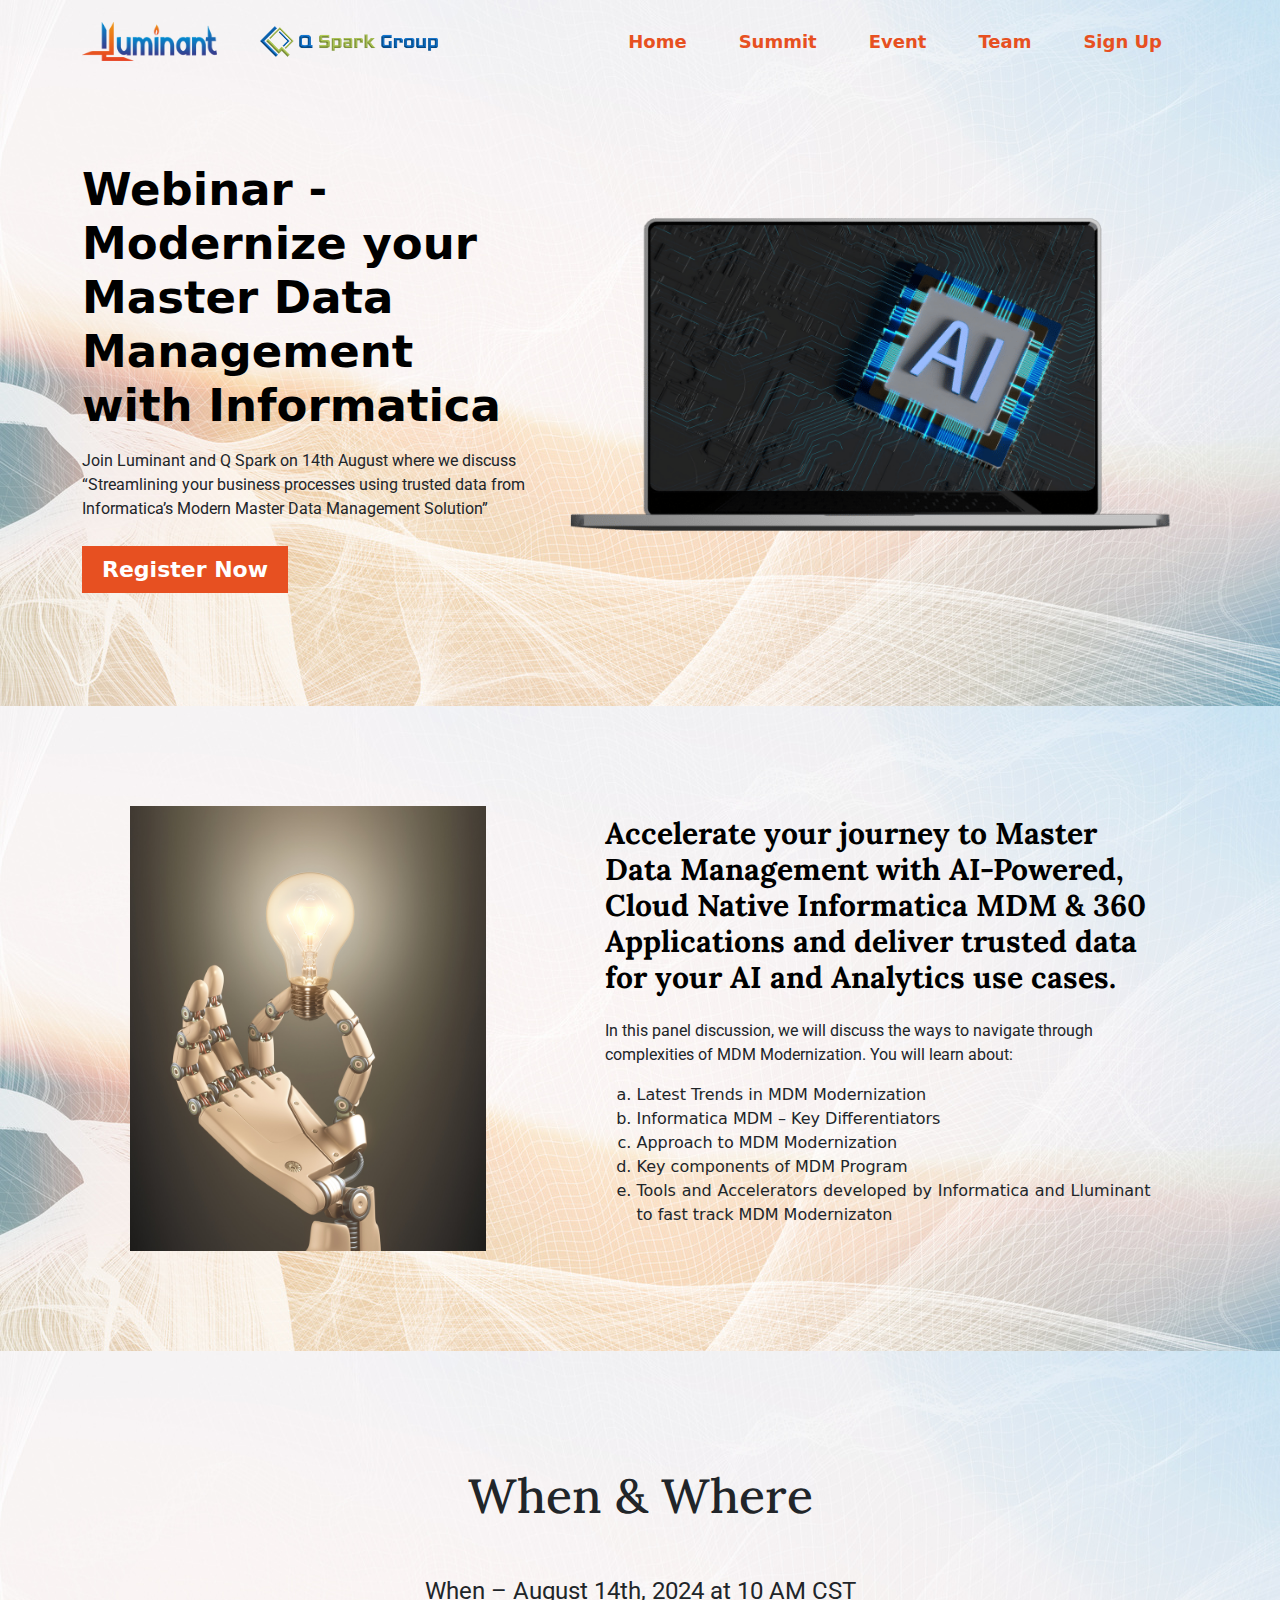
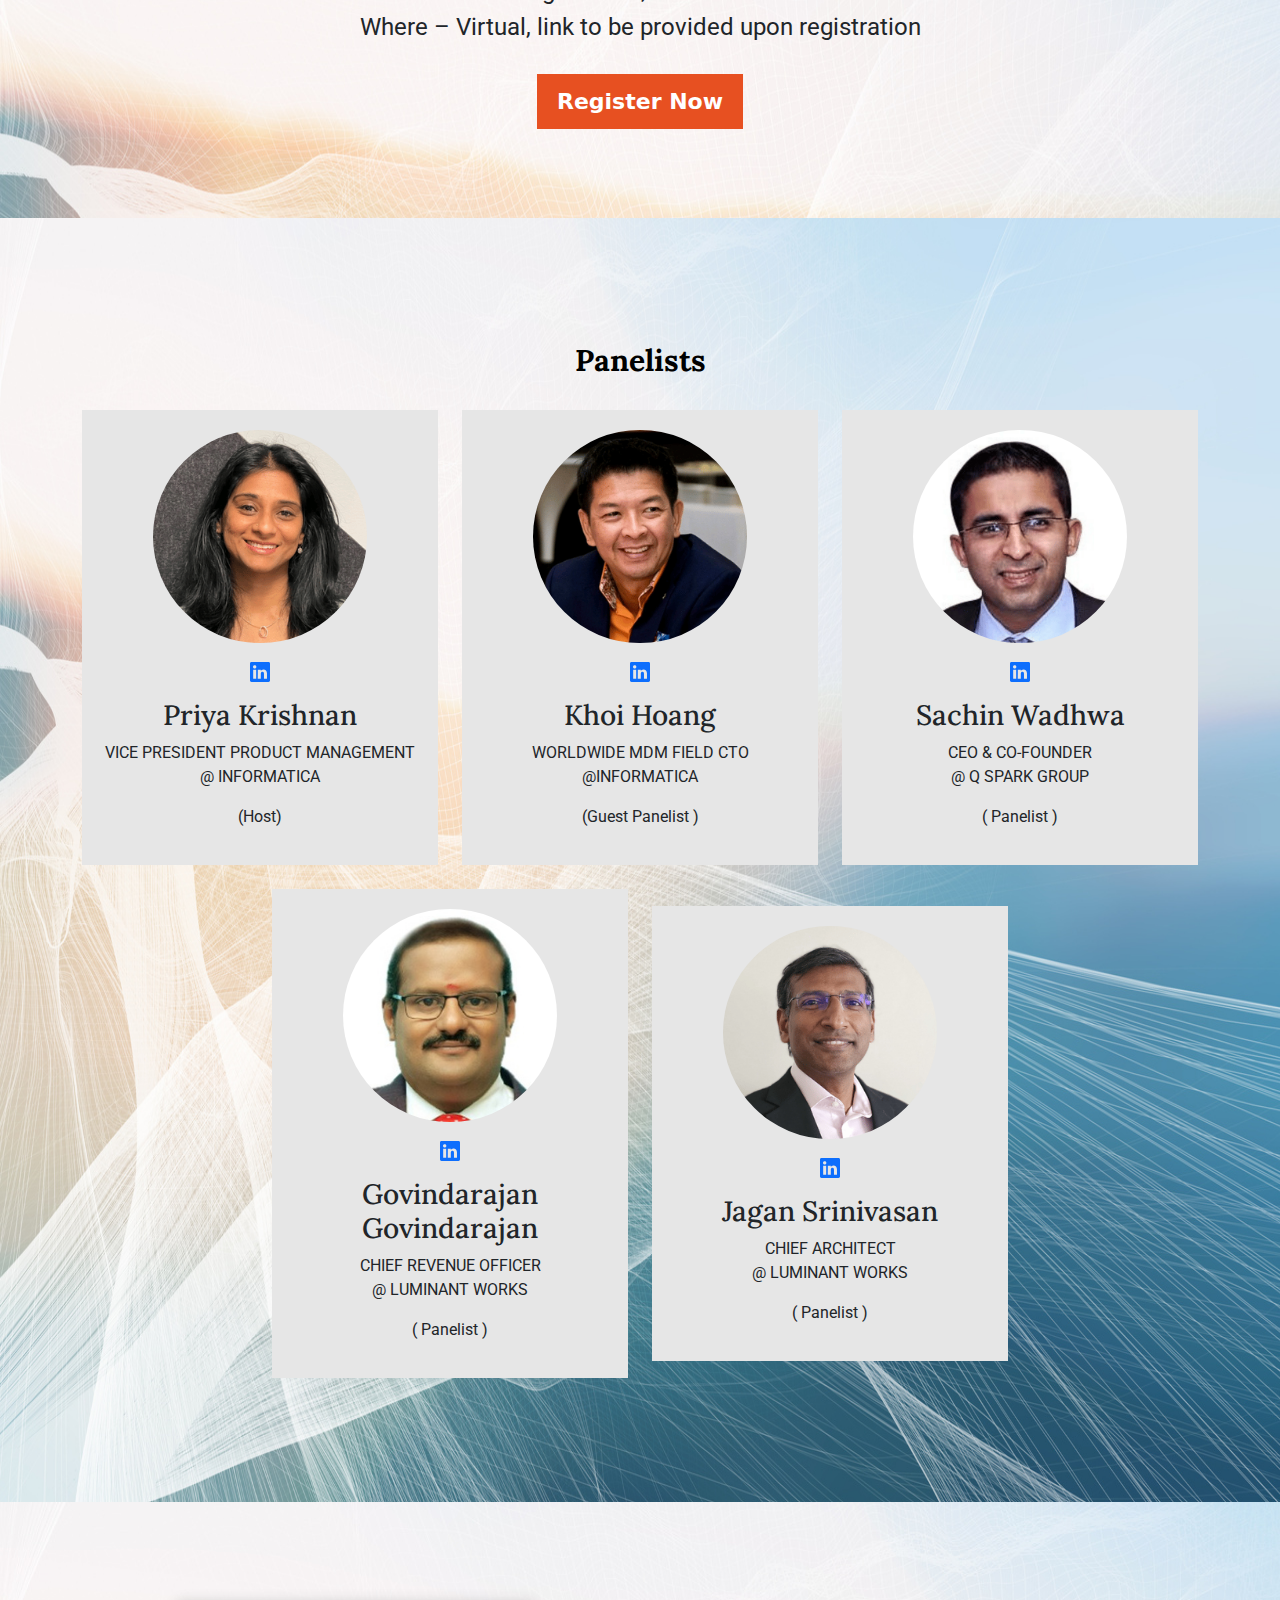
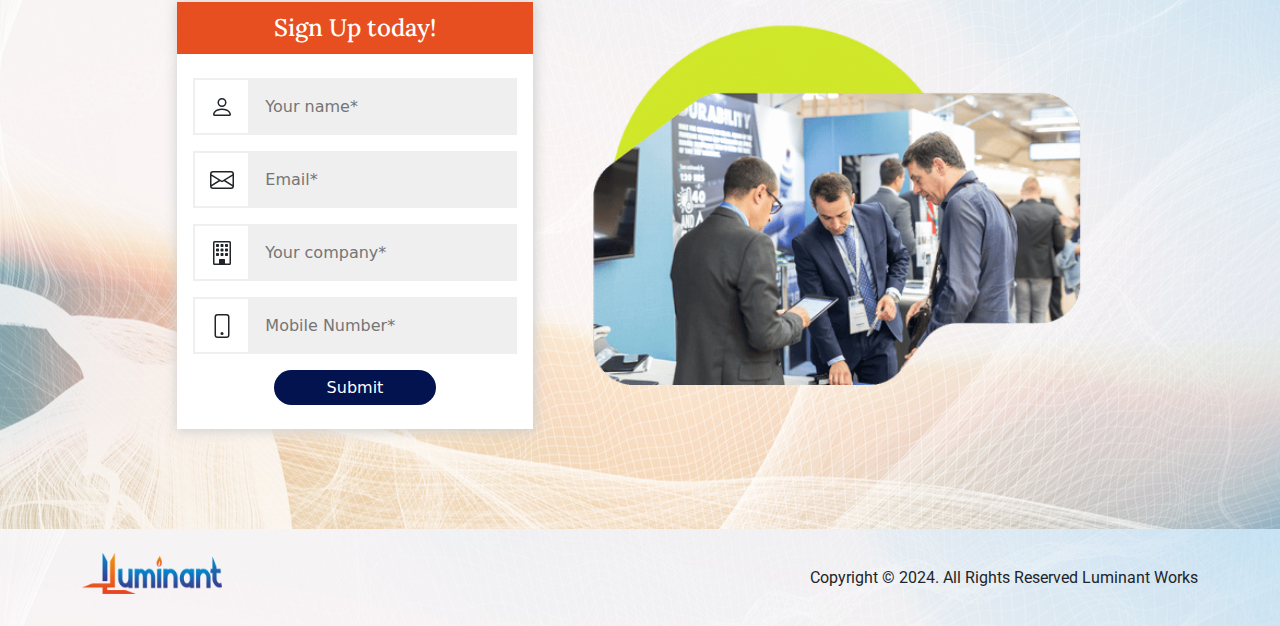
<file: index.html>
<!DOCTYPE html>
<html lang="en">
<head>
    <meta charset="UTF-8">
    <meta name="viewport" content="width=device-width, initial-scale=1.0">
    <title>lluminant</title>
    <link rel="stylesheet" href="css/style.css">
    <link rel="stylesheet" href="css/bootstrap.min.css">
    <link rel="stylesheet" href="css/bootstrap.min.js">
</head>
<body >
    <header class="sect-bg " style="padding: 20px 0;">
        <div class="container">
            <div class="row align-items-center justify-content-between">
              <div class="cols-l logo">
                <div class="logo-container">
                  <img src="images/lluminant-logo.png" alt="Header Logo" class="logo-img lluminant-logo">
                  <img src="images/q-spark.png" alt="Q Spark Logo" class="logo-img">
                </div>
              </div>
              <div class="cols-r text-end">
                <nav class="menu">
                  <ul class="nav">
                    <li class="nav-item">
                      <a class="nav-link" href="#">Home</a>
                    </li>
                    <li class="nav-item">
                      <a class="nav-link" href="#Summit">Summit</a>
                    </li>
                    <li class="nav-item">
                      <a class="nav-link" href="#Event">Event</a>
                    </li>
                    <li class="nav-item">
                      <a class="nav-link" href="#Team">Team</a>
                    </li>
                    <li class="nav-item">
                      <a class="nav-link" href="#Sign">Sign Up</a>
                    </li>
                  </ul>
                </nav>
              </div>
            </div>
        </div>
               
        <!--Main Section-->
        <div id="Home">
            <div class="container">
                <div class="row flex-rev align-items-center">
                    <div class="col-md-5">
                        <div class="content">
                            <h1 class="pb-2">Webinar - Modernize your Master Data Management with Informatica</h1>
                                <p class="text pb-2">
                                    Join Luminant and Q Spark on 14th August where we discuss “Streamlining your business processes using trusted data from Informatica’s Modern Master Data Management Solution”
                                </p>
                               
                                <div class="mt-4">
                                    <a href="#Sign" class="sign-btn">
                                        Register Now
                                    </a>

                                </div>
                                
                        </div>         
                    </div>
                    <div class="col-md-7">
                        <div class="img img-fluid responsive-img" >
                            <img src="images/banner-image.png" alt="Banner Image" loading="lazy">
                        </div>
                    </div>
                </div>
            </div>
        </div>
    </header>
    <main >
        <section id="Summit" class="sect-bg " >
            <div class="container">
                <div class="row justify-content-around align-items-center ">
                    <div class="col-lg-4 col-md-6">
                        <div >
                            <img src="images/meet-image.jpg" alt="AboutUs Image" loading="lazy" class="img img-fluid" >
                        </div>
                    </div>
                    
                    <div class="col-lg-6 col-md-6">
                        <div class="content">
                            <h2 class="pb-3">Accelerate your journey to Master Data Management with AI-Powered, Cloud Native Informatica MDM & 360 Applications and deliver trusted data for your AI and Analytics use cases.​</h2>
                            <p class="text">
                                In this panel discussion, we will discuss the ways to navigate through complexities of MDM Modernization. You will learn about: 
                            </p>
                            <ol class="text" type="a">
                                <li>Latest Trends in MDM Modernization </li>
                                <li>Informatica MDM – Key Differentiators</li>
                                <li>Approach to MDM Modernization</li>
                                <li>Key components of MDM Program</li>
                                <li>Tools and Accelerators developed by Informatica and Lluminant to fast track MDM Modernizaton  </li>
                            </ol>
                        </div>         
                    </div>
                </div>
            </div>
        </section>

        <section  id="Event" class="sect-bg " >
            <div class="container">
                <div class="venue-sect">
                    <h2 class="py-3">When & Where</h2>
                    <p >
                        When –  August 14th, 2024 at 10 AM CST<br />
                        Where – Virtual, link to be provided upon registration
                    </p>
                    <a href="#Sign" class="sign-btn">
                        Register Now
                    </a>
                </div>
            </div>
        </section>
        
        <section id="Team" class="sect-bg ">
            <div class="team-content text-center py-4">
                <h2>Panelists</h2>
            </div>
            
            <div class="container" >
                <div class="row justify-content-center align-items-center"  >
                    <div class="col-lg-4 col-md-6 mb-4">
                        <div class="design-box text-center">
                            <div style="width: 60%;">
                                <img src="images/priya-krishna.png" class="img-fluid" alt="">
                            </div>
                            <div class="design-plain-txt">
                                <div class=" py-3">
                                    <a href="https://www.linkedin.com/in/krishpriya/" target="_blank">
                                        <svg xmlns="http://www.w3.org/2000/svg" width="20" height="20" fill="currentColor" class="bi bi-linkedin" viewBox="0 0 16 16">
                                            <path d="M0 1.146C0 .513.526 0 1.175 0h13.65C15.474 0 16 .513 16 1.146v13.708c0 .633-.526 1.146-1.175 1.146H1.175C.526 16 0 15.487 0 14.854zm4.943 12.248V6.169H2.542v7.225zm-1.2-8.212c.837 0 1.358-.554 1.358-1.248-.015-.709-.52-1.248-1.342-1.248S2.4 3.226 2.4 3.934c0 .694.521 1.248 1.327 1.248zm4.908 8.212V9.359c0-.216.016-.432.08-.586.173-.431.568-.878 1.232-.878.869 0 1.216.662 1.216 1.634v3.865h2.401V9.25c0-2.22-1.184-3.252-2.764-3.252-1.274 0-1.845.7-2.165 1.193v.025h-.016l.016-.025V6.169h-2.4c.03.678 0 7.225 0 7.225z"/>
                                        </svg>
                                    </a>
                                </div>
                                <h3 >Priya Krishnan </h3>
                                <p style="text-transform: uppercase;">Vice President Product Management <br>@ Informatica  </p>
                                <p> (Host)</p>
                            </div>
                        </div>
                    </div>
                    <div class="col-lg-4 col-md-6 mb-4">
                        <div class="design-box text-center">
                            <div style="width: 60%;">
                                <img src="images/khoi-hoang.png" class="img-fluid" alt="">
                            </div>
                            <div class="design-plain-txt">
                                <div class=" py-3">
                                    <a href="https://www.linkedin.com/in/khoi-hoang-enabling-organizations-to-succeed-in-data-management" target="_blank">
                                        <svg xmlns="http://www.w3.org/2000/svg" width="20" height="20" fill="currentColor" class="bi bi-linkedin" viewBox="0 0 16 16">
                                            <path d="M0 1.146C0 .513.526 0 1.175 0h13.65C15.474 0 16 .513 16 1.146v13.708c0 .633-.526 1.146-1.175 1.146H1.175C.526 16 0 15.487 0 14.854zm4.943 12.248V6.169H2.542v7.225zm-1.2-8.212c.837 0 1.358-.554 1.358-1.248-.015-.709-.52-1.248-1.342-1.248S2.4 3.226 2.4 3.934c0 .694.521 1.248 1.327 1.248zm4.908 8.212V9.359c0-.216.016-.432.08-.586.173-.431.568-.878 1.232-.878.869 0 1.216.662 1.216 1.634v3.865h2.401V9.25c0-2.22-1.184-3.252-2.764-3.252-1.274 0-1.845.7-2.165 1.193v.025h-.016l.016-.025V6.169h-2.4c.03.678 0 7.225 0 7.225z"/>
                                        </svg>
                                    </a>
                                </div>
                                <h3 >Khoi Hoang </h3>
                                <p style="text-transform: uppercase;">Worldwide MDM Field CTO <br> @Informatica </p>
                                <p> (Guest Panelist )</p>
                            </div>
                        </div>
                    </div>
                    <div class="col-lg-4 col-md-6 mb-4">
                        <div class="design-box text-center">
                            <div style="width: 60%;">
                                <img src="images/sachin_wad.png" class="img-fluid" alt="">
                            </div>
                            <div class="design-plain-txt">
                                <div class=" py-3">
                                    <a href="https://www.linkedin.com/in/sachinwa/" target="_blank">
                                        <svg xmlns="http://www.w3.org/2000/svg" width="20" height="20" fill="currentColor" class="bi bi-linkedin" viewBox="0 0 16 16">
                                            <path d="M0 1.146C0 .513.526 0 1.175 0h13.65C15.474 0 16 .513 16 1.146v13.708c0 .633-.526 1.146-1.175 1.146H1.175C.526 16 0 15.487 0 14.854zm4.943 12.248V6.169H2.542v7.225zm-1.2-8.212c.837 0 1.358-.554 1.358-1.248-.015-.709-.52-1.248-1.342-1.248S2.4 3.226 2.4 3.934c0 .694.521 1.248 1.327 1.248zm4.908 8.212V9.359c0-.216.016-.432.08-.586.173-.431.568-.878 1.232-.878.869 0 1.216.662 1.216 1.634v3.865h2.401V9.25c0-2.22-1.184-3.252-2.764-3.252-1.274 0-1.845.7-2.165 1.193v.025h-.016l.016-.025V6.169h-2.4c.03.678 0 7.225 0 7.225z"/>
                                        </svg>
                                    </a>
                                </div>
                                <h3 >Sachin Wadhwa </h3>
                                <p style="text-transform: uppercase;">CEO & Co-Founder <br> @ Q Spark Group </p>
                                <p> ( Panelist )</p>
                            </div>
                        </div>
                    </div>
                    <div class="col-lg-4 col-md-6 mb-4">
                        <div class="design-box text-center">
                            <div style="width: 60%;">
                                <img src="images/govindraj.jpg" class="img-fluid" alt="">
                            </div>
                            <div class="design-plain-txt">
                                <div class=" py-3">
                                    <a href="https://www.linkedin.com/in/govindarajang/" target="_blank">
                                        <svg xmlns="http://www.w3.org/2000/svg" width="20" height="20" fill="currentColor" class="bi bi-linkedin" viewBox="0 0 16 16">
                                            <path d="M0 1.146C0 .513.526 0 1.175 0h13.65C15.474 0 16 .513 16 1.146v13.708c0 .633-.526 1.146-1.175 1.146H1.175C.526 16 0 15.487 0 14.854zm4.943 12.248V6.169H2.542v7.225zm-1.2-8.212c.837 0 1.358-.554 1.358-1.248-.015-.709-.52-1.248-1.342-1.248S2.4 3.226 2.4 3.934c0 .694.521 1.248 1.327 1.248zm4.908 8.212V9.359c0-.216.016-.432.08-.586.173-.431.568-.878 1.232-.878.869 0 1.216.662 1.216 1.634v3.865h2.401V9.25c0-2.22-1.184-3.252-2.764-3.252-1.274 0-1.845.7-2.165 1.193v.025h-.016l.016-.025V6.169h-2.4c.03.678 0 7.225 0 7.225z"/>
                                        </svg>
                                    </a>
                                </div>
                                <h3 >Govindarajan Govindarajan</h3>
                                <p style="text-transform: uppercase;">Chief Revenue Officer <br> @ Luminant Works  </p>
                                <p> ( Panelist )</p>
                            </div>
                        </div>
                    </div>
                    <div class="col-lg-4 col-md-6 mb-4">
                        <div class="design-box text-center">
                            <div style="width: 60%;">
                                <img src="images/jagan.png" class="img-fluid" alt="">
                            </div>
                            <div class="design-plain-txt">
                                <div class=" py-3">
                                    <a href="https://www.linkedin.com/in/jagan-srinivasan/" target="_blank">
                                        <svg xmlns="http://www.w3.org/2000/svg" width="20" height="20" fill="currentColor" class="bi bi-linkedin" viewBox="0 0 16 16">
                                            <path d="M0 1.146C0 .513.526 0 1.175 0h13.65C15.474 0 16 .513 16 1.146v13.708c0 .633-.526 1.146-1.175 1.146H1.175C.526 16 0 15.487 0 14.854zm4.943 12.248V6.169H2.542v7.225zm-1.2-8.212c.837 0 1.358-.554 1.358-1.248-.015-.709-.52-1.248-1.342-1.248S2.4 3.226 2.4 3.934c0 .694.521 1.248 1.327 1.248zm4.908 8.212V9.359c0-.216.016-.432.08-.586.173-.431.568-.878 1.232-.878.869 0 1.216.662 1.216 1.634v3.865h2.401V9.25c0-2.22-1.184-3.252-2.764-3.252-1.274 0-1.845.7-2.165 1.193v.025h-.016l.016-.025V6.169h-2.4c.03.678 0 7.225 0 7.225z"/>
                                        </svg>
                                    </a>
                                </div>
                                <h3 >Jagan Srinivasan</h3>
                                <p style="text-transform: uppercase;">Chief Architect <br> @ Luminant Works </p>
                                <p> ( Panelist )</p>
                            </div>
                        </div>
                    </div>
                </div>
            </div>
        </section>

        <section id="Sign" class="sect-bg " >
            <div class="container">
                <div class="row justify-content-center align-items-center flex-rev">
                    <div class="col-lg-4 col-md-6">
                        <div class="alert alert-success d-none" id="success-message">Thanks for your interest shown. We will get back to you soon.</div>
                        <div class="alert alert-danger d-none" id="error-message">Error adding request.</div>
                        <div class="signup-form">
                            <h3 class="text-center text-white font-weight-bold mb-4">Sign Up today!</h3>
                            <form class="form-spc" id="myForm">
                                <div class="form-wid ">
                                    <div class="d-flex justify-content-center align-items-center mb-3">
                                        <div class="col-2 px-0 text-center">
                                            <svg xmlns="http://www.w3.org/2000/svg" width="24" height="24" fill="currentColor" class="bi bi-person" viewBox="0 0 16 16">
                                                <path d="M8 8a3 3 0 1 0 0-6 3 3 0 0 0 0 6m2-3a2 2 0 1 1-4 0 2 2 0 0 1 4 0m4 8c0 1-1 1-1 1H3s-1 0-1-1 1-4 6-4 6 3 6 4m-1-.004c-.001-.246-.154-.986-.832-1.664C11.516 10.68 10.289 10 8 10s-3.516.68-4.168 1.332c-.678.678-.83 1.418-.832 1.664z" />
                                            </svg>
                                        </div>
                                        <input class="col-10 form-input" type="text" id="name" name="name" placeholder="Your name*" value="" required>
                                    </div>
        
                                    <div class="d-flex justify-content-center align-items-center mb-3">
                                        <div class="col-2 px-0 text-center">
                                            <svg xmlns="http://www.w3.org/2000/svg" width="24" height="24" fill="currentColor" class="bi bi-envelope" viewBox="0 0 16 16">
                                                <path d="M0 4a2 2 0 0 1 2-2h12a2 2 0 0 1 2 2v8a2 2 0 0 1-2 2H2a2 2 0 0 1-2-2zm2-1a1 1 0 0 0-1 1v.217l7 4.2 7-4.2V4a1 1 0 0 0-1-1zm13 2.383-4.708 2.825L15 11.105zm-.034 6.876-5.64-3.471L8 9.583l-1.326-.795-5.64 3.47A1 1 0 0 0 2 13h12a1 1 0 0 0 .966-.741M1 11.105l4.708-2.897L1 5.383z" />
                                            </svg>
                                        </div>
                                        <input class="col-10 form-input" type="email" id="email" name="email" placeholder="Email*" value="">
                                    </div>
                                    <div class="d-flex justify-content-center align-items-center mb-3">
                                        <div class="col-2 px-0 text-center">
                                            <svg xmlns="http://www.w3.org/2000/svg" width="24" height="24" fill="currentColor" class="bi bi-building" viewBox="0 0 16 16">
                                                <path d="M4 2.5a.5.5 0 0 1 .5-.5h1a.5.5 0 0 1 .5.5v1a.5.5 0 0 1-.5.5h-1a.5.5 0 0 1-.5-.5zm3 0a.5.5 0 0 1 .5-.5h1a.5.5 0 0 1 .5.5v1a.5.5 0 0 1-.5.5h-1a.5.5 0 0 1-.5-.5zm3.5-.5a.5.5 0 0 0-.5.5v1a.5.5 0 0 0 .5.5h1a.5.5 0 0 0 .5-.5v-1a.5.5 0 0 0-.5-.5zM4 5.5a.5.5 0 0 1 .5-.5h1a.5.5 0 0 1 .5.5v1a.5.5 0 0 1-.5.5h-1a.5.5 0 0 1-.5-.5zM7.5 5a.5.5 0 0 0-.5.5v1a.5.5 0 0 0 .5.5h1a.5.5 0 0 0 .5-.5v-1a.5.5 0 0 0-.5-.5zm2.5.5a.5.5 0 0 1 .5-.5h1a.5.5 0 0 1 .5.5v1a.5.5 0 0 1-.5.5h-1a.5.5 0 0 1-.5-.5zM4.5 8a.5.5 0 0 0-.5.5v1a.5.5 0 0 0 .5.5h1a.5.5 0 0 0 .5-.5v-1a.5.5 0 0 0-.5-.5zm2.5.5a.5.5 0 0 1 .5-.5h1a.5.5 0 0 1 .5.5v1a.5.5 0 0 1-.5.5h-1a.5.5 0 0 1-.5-.5zm3.5-.5a.5.5 0 0 0-.5.5v1a.5.5 0 0 0 .5.5h1a.5.5 0 0 0 .5-.5v-1a.5.5 0 0 0-.5-.5z" />
                                                <path d="M2 1a1 1 0 0 1 1-1h10a1 1 0 0 1 1 1v14a1 1 0 0 1-1 1H3a1 1 0 0 1-1-1zm11 0H3v14h3v-2.5a.5.5 0 0 1 .5-.5h3a.5.5 0 0 1 .5.5V15h3z" />
                                            </svg>
                                        </div>
                                        <input class="col-10 form-input" type="text" id="company" name="company" placeholder="Your company*" value="">
                                    </div>
                                    <div class="d-flex justify-content-center align-items-center mb-3">
                                        <div class="col-2 px-0  text-center">
                                            <svg xmlns="http://www.w3.org/2000/svg" width="24" height="24" fill="currentColor" class="bi bi-phone" viewBox="0 0 16 16">
                                                <path d="M11 1a1 1 0 0 1 1 1v12a1 1 0 0 1-1 1H5a1 1 0 0 1-1-1V2a1 1 0 0 1 1-1zM5 0a2 2 0 0 0-2 2v12a2 2 0 0 0 2 2h6a2 2 0 0 0 2-2V2a2 2 0 0 0-2-2z" />
                                                <path d="M8 14a1 1 0 1 0 0-2 1 1 0 0 0 0 2" />
                                            </svg>
                                        </div>
                                        <input class="col-10 form-input" type="tel" id="mobile" name="mobile" placeholder="Mobile Number*" value="">
                                    </div>
        
                                    <div class=" signup-btn mb-4 text-center">
                                        <button type="submit" class="d-none" id="loading">
                                            <div class="spinner-border spinner-border-md text-primary" role="status">
                                                <span class="sr-only"></span>
                                              </div>
                                        </button>
                                        <button type="submit" class="" id="unloading">
                                                Submit
                                        </button>
                                    </div>
                                </div>
                            </form>
                        </div>
                    </div>
                    <div class="col-lg-6 col-md-6">
                        <div  class="pb-4">
                            <img src="images/cta-image.png" alt="Banner Image" loading="lazy" width="100%">
                        </div>
                    </div>
                </div>
            </div>
        </section>
    </main>

    <!--Footer Section-->
    <footer class="footer-sec">
            <div class="container d-flex justify-content-between align-items-center">
                <div class="footer-logo pb-2">
                  <img src="images/lluminant-logo.png" alt="Logo" class="img-fluid">
                </div>
                <div class="copyright text-center ">
                    <p style="margin-bottom: 0;"> Copyright  &copy; 2024. All Rights Reserved Luminant Works</p>
                </div>
                <!-- <div class="social-icons d-flex">
                    <div class="d-flex footer-icons" style="width: 100%;justify-content: space-between;">
                        <a href="https://www.facebook.com/" target="_blank"><i class="bi bi-facebook"></i></a>
                        <a href="https://twitter.com/" target="_blank"><i class="bi bi-twitter"></i></a>
                        <a href="https://www.instagram.com/" target="_blank"><i class="bi bi-instagram"></i></a>
                    </div>                  
                </div> -->
            </div>
    </footer>
    <script src="./script.js"></script>
</body>
</html>
</file>
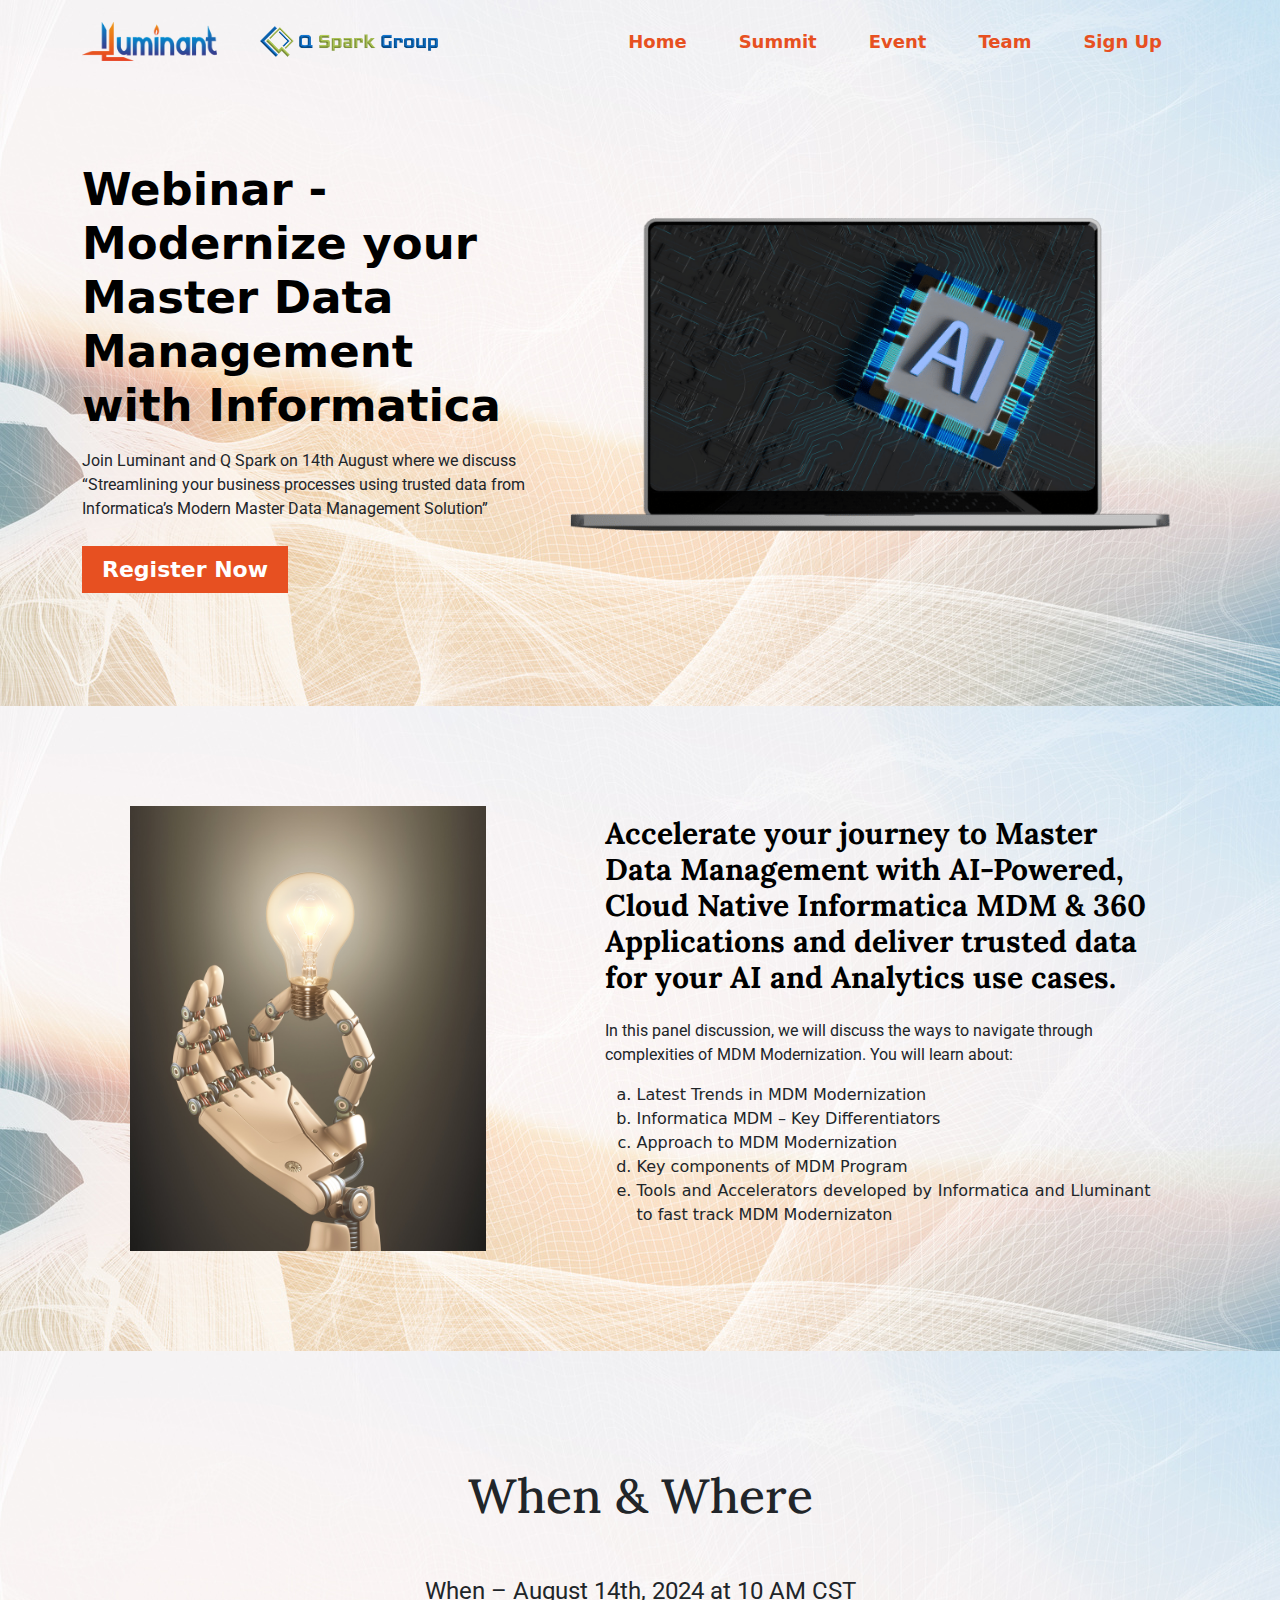
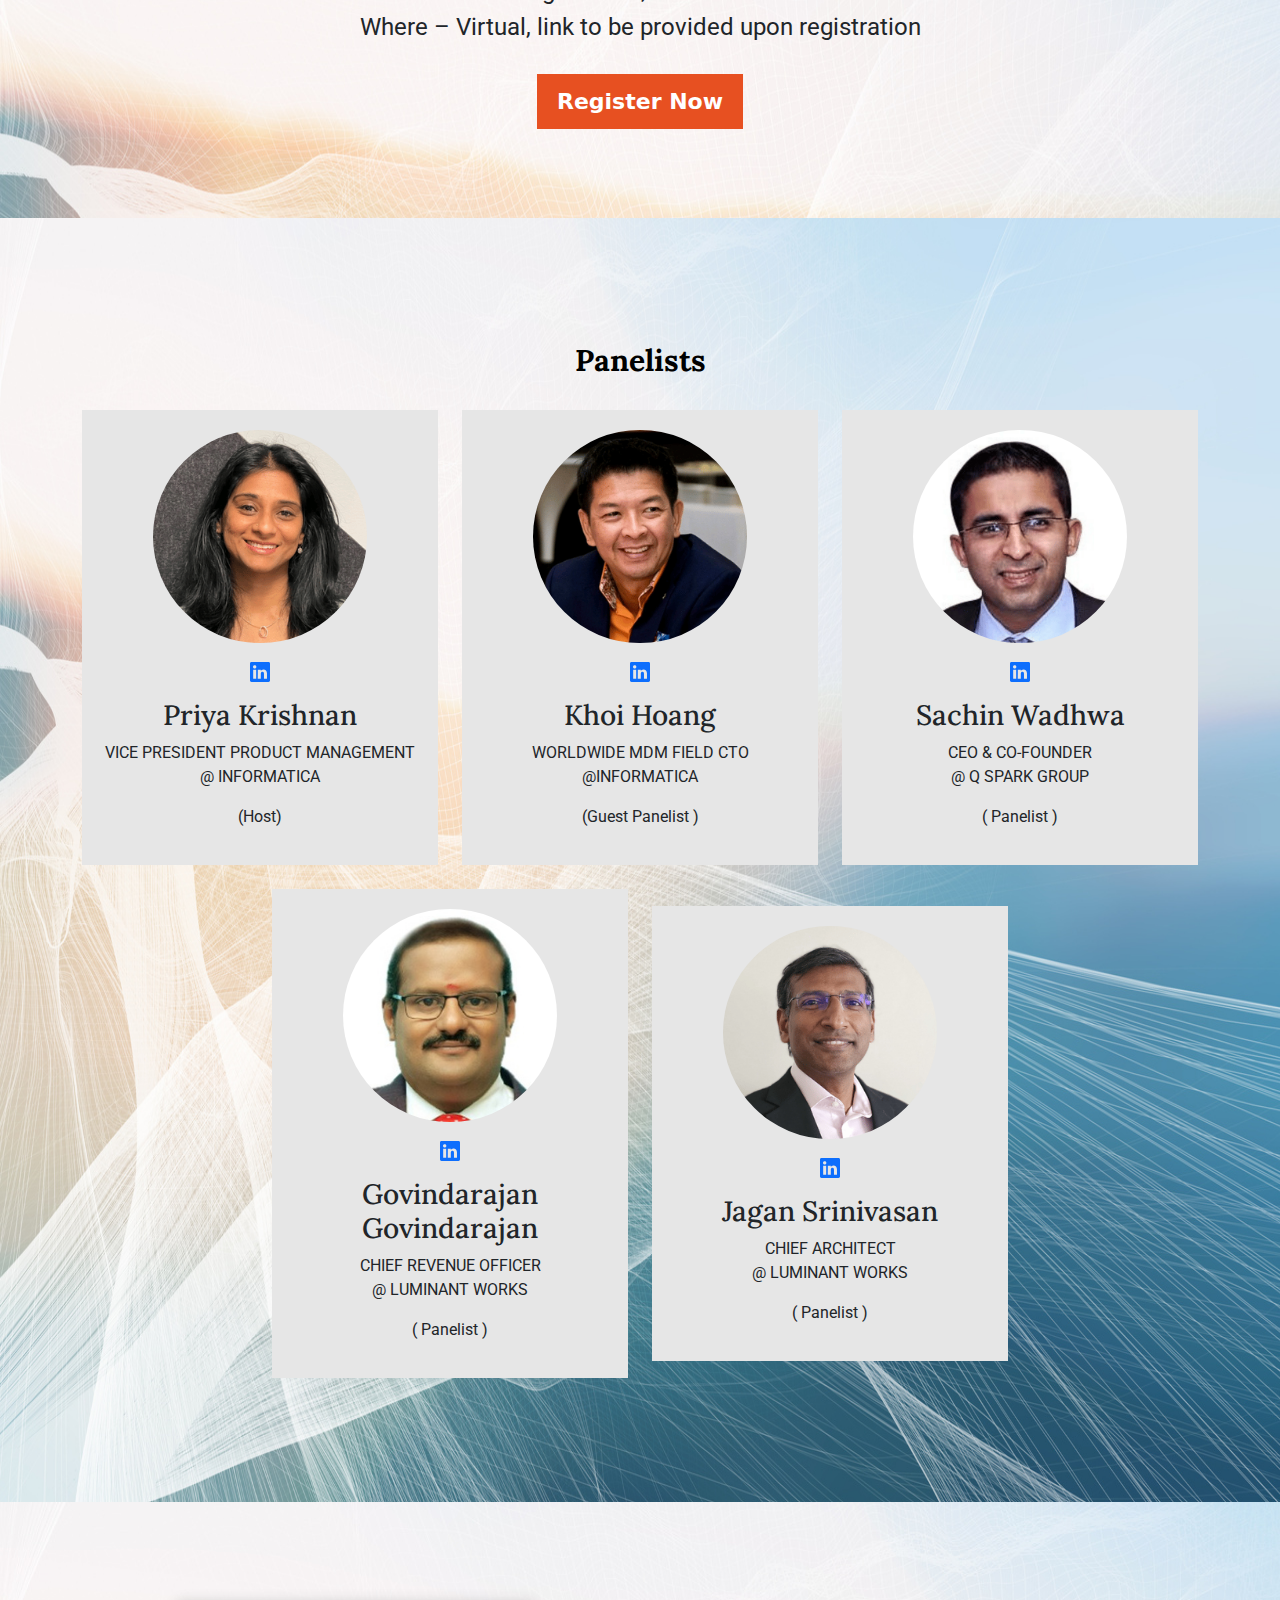
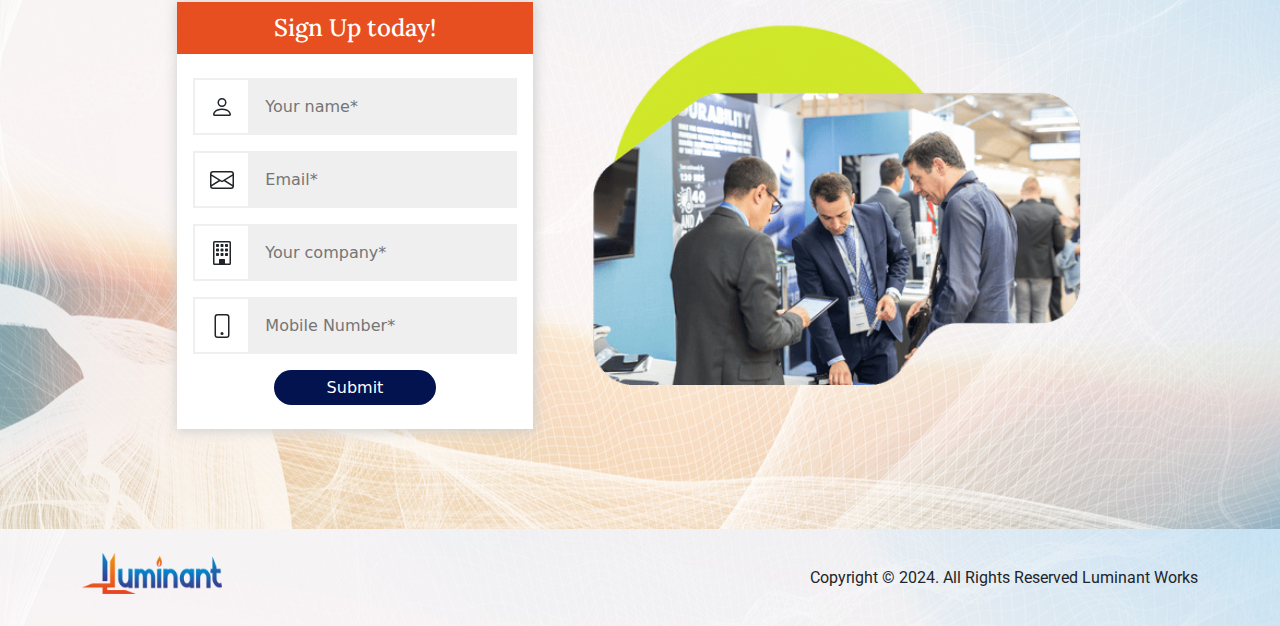
<file: qspark.html>
<!DOCTYPE html>
<html lang="en">
<head>
    <meta charset="UTF-8">
    <meta name="viewport" content="width=device-width, initial-scale=1.0">
    <title>lluminant</title>
    <link rel="stylesheet" href="css/style.css">
    <link rel="stylesheet" href="css/bootstrap.min.css">
    <link rel="stylesheet" href="css/bootstrap.min.js">
</head>
<body >
    <header class="sect-bg " style="padding: 20px 0;">
        <div class="container">
            <div class="row align-items-center justify-content-between">
              <div class="cols-l logo">
                <div class="logo-container">
                  <img src="images/lluminant-logo.png" alt="Header Logo" class="logo-img lluminant-logo">
                  <img src="images/q-spark.png" alt="Q Spark Logo" class="logo-img">
                </div>
              </div>
              <div class="cols-r text-end">
                <nav class="menu">
                  <ul class="nav">
                    <li class="nav-item">
                      <a class="nav-link" href="#">Home</a>
                    </li>
                    <li class="nav-item">
                      <a class="nav-link" href="#Summit">Summit</a>
                    </li>
                    <li class="nav-item">
                      <a class="nav-link" href="#Event">Event</a>
                    </li>
                    <li class="nav-item">
                      <a class="nav-link" href="#Team">Team</a>
                    </li>
                    <li class="nav-item">
                      <a class="nav-link" href="#Sign">Sign Up</a>
                    </li>
                  </ul>
                </nav>
              </div>
            </div>
        </div>
               
        <!--Main Section-->
        <div id="Home">
            <div class="container">
                <div class="row flex-rev align-items-center">
                    <div class="col-md-5">
                        <div class="content">
                            <h1 class="pb-2">Webinar - Modernize your Master Data Management with Informatica</h1>
                                <p class="text pb-2">
                                    Join Luminant and Q Spark on 14th August where we discuss “Streamlining your business processes using trusted data from Informatica’s Modern Master Data Management Solution”
                                </p>
                               
                                <div class="mt-4">
                                    <a href="#Sign" class="sign-btn">
                                        Register Now
                                    </a>

                                </div>
                                
                        </div>         
                    </div>
                    <div class="col-md-7">
                        <div class="img img-fluid responsive-img" >
                            <img src="images/banner-image.png" alt="Banner Image" loading="lazy">
                        </div>
                    </div>
                </div>
            </div>
        </div>
    </header>
    <main >
        <section id="Summit" class="sect-bg " >
            <div class="container">
                <div class="row justify-content-around align-items-center ">
                    <div class="col-lg-4 col-md-6">
                        <div >
                            <img src="images/meet-image.jpg" alt="AboutUs Image" loading="lazy" class="img img-fluid" >
                        </div>
                    </div>
                    
                    <div class="col-lg-6 col-md-6">
                        <div class="content">
                            <h2 class="pb-3">Accelerate your journey to Master Data Management with AI-Powered, Cloud Native Informatica MDM & 360 Applications and deliver trusted data for your AI and Analytics use cases.​</h2>
                            <p class="text">
                                In this panel discussion, we will discuss the ways to navigate through complexities of MDM Modernization. You will learn about: 
                            </p>
                            <ol class="text" type="a">
                                <li>Latest Trends in MDM Modernization </li>
                                <li>Informatica MDM – Key Differentiators</li>
                                <li>Approach to MDM Modernization</li>
                                <li>Key components of MDM Program</li>
                                <li>Tools and Accelerators developed by Informatica and Lluminant to fast track MDM Modernizaton  </li>
                            </ol>
                        </div>         
                    </div>
                </div>
            </div>
        </section>

        <section  id="Event" class="sect-bg " >
            <div class="container">
                <div class="venue-sect">
                    <h2 class="py-3">When & Where</h2>
                    <p >
                        When –  August 14th, 2024 at 10 AM CST<br />
                        Where – Virtual, link to be provided upon registration
                    </p>
                    <a href="#Sign" class="sign-btn">
                        Register Now
                    </a>
                </div>
            </div>
        </section>
        
        <section id="Team" class="sect-bg ">
            <div class="team-content text-center py-4">
                <h2>Panelists</h2>
            </div>
            
            <div class="container" >
                <div class="row justify-content-center align-items-center"  >
                    <div class="col-lg-4 col-md-6 mb-4">
                        <div class="design-box text-center">
                            <div style="width: 60%;">
                                <img src="images/priya-krishna.png" class="img-fluid" alt="">
                            </div>
                            <div class="design-plain-txt">
                                <div class=" py-3">
                                    <a href="https://www.linkedin.com/in/krishpriya/" target="_blank">
                                        <svg xmlns="http://www.w3.org/2000/svg" width="20" height="20" fill="currentColor" class="bi bi-linkedin" viewBox="0 0 16 16">
                                            <path d="M0 1.146C0 .513.526 0 1.175 0h13.65C15.474 0 16 .513 16 1.146v13.708c0 .633-.526 1.146-1.175 1.146H1.175C.526 16 0 15.487 0 14.854zm4.943 12.248V6.169H2.542v7.225zm-1.2-8.212c.837 0 1.358-.554 1.358-1.248-.015-.709-.52-1.248-1.342-1.248S2.4 3.226 2.4 3.934c0 .694.521 1.248 1.327 1.248zm4.908 8.212V9.359c0-.216.016-.432.08-.586.173-.431.568-.878 1.232-.878.869 0 1.216.662 1.216 1.634v3.865h2.401V9.25c0-2.22-1.184-3.252-2.764-3.252-1.274 0-1.845.7-2.165 1.193v.025h-.016l.016-.025V6.169h-2.4c.03.678 0 7.225 0 7.225z"/>
                                        </svg>
                                    </a>
                                </div>
                                <h3 >Priya Krishnan </h3>
                                <p style="text-transform: uppercase;">Vice President Product Management <br>@ Informatica  </p>
                                <p> (Host)</p>
                            </div>
                        </div>
                    </div>
                    <div class="col-lg-4 col-md-6 mb-4">
                        <div class="design-box text-center">
                            <div style="width: 60%;">
                                <img src="images/khoi-hoang.png" class="img-fluid" alt="">
                            </div>
                            <div class="design-plain-txt">
                                <div class=" py-3">
                                    <a href="https://www.linkedin.com/in/khoi-hoang-enabling-organizations-to-succeed-in-data-management" target="_blank">
                                        <svg xmlns="http://www.w3.org/2000/svg" width="20" height="20" fill="currentColor" class="bi bi-linkedin" viewBox="0 0 16 16">
                                            <path d="M0 1.146C0 .513.526 0 1.175 0h13.65C15.474 0 16 .513 16 1.146v13.708c0 .633-.526 1.146-1.175 1.146H1.175C.526 16 0 15.487 0 14.854zm4.943 12.248V6.169H2.542v7.225zm-1.2-8.212c.837 0 1.358-.554 1.358-1.248-.015-.709-.52-1.248-1.342-1.248S2.4 3.226 2.4 3.934c0 .694.521 1.248 1.327 1.248zm4.908 8.212V9.359c0-.216.016-.432.08-.586.173-.431.568-.878 1.232-.878.869 0 1.216.662 1.216 1.634v3.865h2.401V9.25c0-2.22-1.184-3.252-2.764-3.252-1.274 0-1.845.7-2.165 1.193v.025h-.016l.016-.025V6.169h-2.4c.03.678 0 7.225 0 7.225z"/>
                                        </svg>
                                    </a>
                                </div>
                                <h3 >Khoi Hoang </h3>
                                <p style="text-transform: uppercase;">Worldwide MDM Field CTO <br> @Informatica </p>
                                <p> (Guest Panelist )</p>
                            </div>
                        </div>
                    </div>
                    <div class="col-lg-4 col-md-6 mb-4">
                        <div class="design-box text-center">
                            <div style="width: 60%;">
                                <img src="images/sachin_wad.png" class="img-fluid" alt="">
                            </div>
                            <div class="design-plain-txt">
                                <div class=" py-3">
                                    <a href="https://www.linkedin.com/in/sachinwa/" target="_blank">
                                        <svg xmlns="http://www.w3.org/2000/svg" width="20" height="20" fill="currentColor" class="bi bi-linkedin" viewBox="0 0 16 16">
                                            <path d="M0 1.146C0 .513.526 0 1.175 0h13.65C15.474 0 16 .513 16 1.146v13.708c0 .633-.526 1.146-1.175 1.146H1.175C.526 16 0 15.487 0 14.854zm4.943 12.248V6.169H2.542v7.225zm-1.2-8.212c.837 0 1.358-.554 1.358-1.248-.015-.709-.52-1.248-1.342-1.248S2.4 3.226 2.4 3.934c0 .694.521 1.248 1.327 1.248zm4.908 8.212V9.359c0-.216.016-.432.08-.586.173-.431.568-.878 1.232-.878.869 0 1.216.662 1.216 1.634v3.865h2.401V9.25c0-2.22-1.184-3.252-2.764-3.252-1.274 0-1.845.7-2.165 1.193v.025h-.016l.016-.025V6.169h-2.4c.03.678 0 7.225 0 7.225z"/>
                                        </svg>
                                    </a>
                                </div>
                                <h3 >Sachin Wadhwa </h3>
                                <p style="text-transform: uppercase;">CEO & Co-Founder <br> @ Q Spark Group </p>
                                <p> ( Panelist )</p>
                            </div>
                        </div>
                    </div>
                    <div class="col-lg-4 col-md-6 mb-4">
                        <div class="design-box text-center">
                            <div style="width: 60%;">
                                <img src="images/govindraj.jpg" class="img-fluid" alt="">
                            </div>
                            <div class="design-plain-txt">
                                <div class=" py-3">
                                    <a href="https://www.linkedin.com/in/govindarajang/" target="_blank">
                                        <svg xmlns="http://www.w3.org/2000/svg" width="20" height="20" fill="currentColor" class="bi bi-linkedin" viewBox="0 0 16 16">
                                            <path d="M0 1.146C0 .513.526 0 1.175 0h13.65C15.474 0 16 .513 16 1.146v13.708c0 .633-.526 1.146-1.175 1.146H1.175C.526 16 0 15.487 0 14.854zm4.943 12.248V6.169H2.542v7.225zm-1.2-8.212c.837 0 1.358-.554 1.358-1.248-.015-.709-.52-1.248-1.342-1.248S2.4 3.226 2.4 3.934c0 .694.521 1.248 1.327 1.248zm4.908 8.212V9.359c0-.216.016-.432.08-.586.173-.431.568-.878 1.232-.878.869 0 1.216.662 1.216 1.634v3.865h2.401V9.25c0-2.22-1.184-3.252-2.764-3.252-1.274 0-1.845.7-2.165 1.193v.025h-.016l.016-.025V6.169h-2.4c.03.678 0 7.225 0 7.225z"/>
                                        </svg>
                                    </a>
                                </div>
                                <h3 >Govindarajan Govindarajan</h3>
                                <p style="text-transform: uppercase;">Chief Revenue Officer <br> @ Luminant Works  </p>
                                <p> ( Panelist )</p>
                            </div>
                        </div>
                    </div>
                    <div class="col-lg-4 col-md-6 mb-4">
                        <div class="design-box text-center">
                            <div style="width: 60%;">
                                <img src="images/jagan.png" class="img-fluid" alt="">
                            </div>
                            <div class="design-plain-txt">
                                <div class=" py-3">
                                    <a href="https://www.linkedin.com/in/jagan-srinivasan/" target="_blank">
                                        <svg xmlns="http://www.w3.org/2000/svg" width="20" height="20" fill="currentColor" class="bi bi-linkedin" viewBox="0 0 16 16">
                                            <path d="M0 1.146C0 .513.526 0 1.175 0h13.65C15.474 0 16 .513 16 1.146v13.708c0 .633-.526 1.146-1.175 1.146H1.175C.526 16 0 15.487 0 14.854zm4.943 12.248V6.169H2.542v7.225zm-1.2-8.212c.837 0 1.358-.554 1.358-1.248-.015-.709-.52-1.248-1.342-1.248S2.4 3.226 2.4 3.934c0 .694.521 1.248 1.327 1.248zm4.908 8.212V9.359c0-.216.016-.432.08-.586.173-.431.568-.878 1.232-.878.869 0 1.216.662 1.216 1.634v3.865h2.401V9.25c0-2.22-1.184-3.252-2.764-3.252-1.274 0-1.845.7-2.165 1.193v.025h-.016l.016-.025V6.169h-2.4c.03.678 0 7.225 0 7.225z"/>
                                        </svg>
                                    </a>
                                </div>
                                <h3 >Jagan Srinivasan</h3>
                                <p style="text-transform: uppercase;">Chief Architect <br> @ Luminant Works </p>
                                <p> ( Panelist )</p>
                            </div>
                        </div>
                    </div>
                </div>
            </div>
        </section>

        <section id="Sign" class="sect-bg " >
            <div class="container">
                <div class="row justify-content-center align-items-center flex-rev">
                    <div class="col-lg-4 col-md-6">
                        <div class="alert alert-success d-none" id="success-message">Thanks for your interest shown. We will get back to you soon.</div>
                        <div class="alert alert-danger d-none" id="error-message">Error adding request.</div>
                        <div class="signup-form">
                            <h3 class="text-center text-white font-weight-bold mb-4">Sign Up today!</h3>
                            <form class="form-spc" id="myForm">
                                <div class="form-wid ">
                                    <div class="d-flex justify-content-center align-items-center mb-3">
                                        <div class="col-2 px-0 text-center">
                                            <svg xmlns="http://www.w3.org/2000/svg" width="24" height="24" fill="currentColor" class="bi bi-person" viewBox="0 0 16 16">
                                                <path d="M8 8a3 3 0 1 0 0-6 3 3 0 0 0 0 6m2-3a2 2 0 1 1-4 0 2 2 0 0 1 4 0m4 8c0 1-1 1-1 1H3s-1 0-1-1 1-4 6-4 6 3 6 4m-1-.004c-.001-.246-.154-.986-.832-1.664C11.516 10.68 10.289 10 8 10s-3.516.68-4.168 1.332c-.678.678-.83 1.418-.832 1.664z" />
                                            </svg>
                                        </div>
                                        <input class="col-10 form-input" type="text" id="name" name="name" placeholder="Your name*" value="" required>
                                    </div>
        
                                    <div class="d-flex justify-content-center align-items-center mb-3">
                                        <div class="col-2 px-0 text-center">
                                            <svg xmlns="http://www.w3.org/2000/svg" width="24" height="24" fill="currentColor" class="bi bi-envelope" viewBox="0 0 16 16">
                                                <path d="M0 4a2 2 0 0 1 2-2h12a2 2 0 0 1 2 2v8a2 2 0 0 1-2 2H2a2 2 0 0 1-2-2zm2-1a1 1 0 0 0-1 1v.217l7 4.2 7-4.2V4a1 1 0 0 0-1-1zm13 2.383-4.708 2.825L15 11.105zm-.034 6.876-5.64-3.471L8 9.583l-1.326-.795-5.64 3.47A1 1 0 0 0 2 13h12a1 1 0 0 0 .966-.741M1 11.105l4.708-2.897L1 5.383z" />
                                            </svg>
                                        </div>
                                        <input class="col-10 form-input" type="email" id="email" name="email" placeholder="Email*" value="">
                                    </div>
                                    <div class="d-flex justify-content-center align-items-center mb-3">
                                        <div class="col-2 px-0 text-center">
                                            <svg xmlns="http://www.w3.org/2000/svg" width="24" height="24" fill="currentColor" class="bi bi-building" viewBox="0 0 16 16">
                                                <path d="M4 2.5a.5.5 0 0 1 .5-.5h1a.5.5 0 0 1 .5.5v1a.5.5 0 0 1-.5.5h-1a.5.5 0 0 1-.5-.5zm3 0a.5.5 0 0 1 .5-.5h1a.5.5 0 0 1 .5.5v1a.5.5 0 0 1-.5.5h-1a.5.5 0 0 1-.5-.5zm3.5-.5a.5.5 0 0 0-.5.5v1a.5.5 0 0 0 .5.5h1a.5.5 0 0 0 .5-.5v-1a.5.5 0 0 0-.5-.5zM4 5.5a.5.5 0 0 1 .5-.5h1a.5.5 0 0 1 .5.5v1a.5.5 0 0 1-.5.5h-1a.5.5 0 0 1-.5-.5zM7.5 5a.5.5 0 0 0-.5.5v1a.5.5 0 0 0 .5.5h1a.5.5 0 0 0 .5-.5v-1a.5.5 0 0 0-.5-.5zm2.5.5a.5.5 0 0 1 .5-.5h1a.5.5 0 0 1 .5.5v1a.5.5 0 0 1-.5.5h-1a.5.5 0 0 1-.5-.5zM4.5 8a.5.5 0 0 0-.5.5v1a.5.5 0 0 0 .5.5h1a.5.5 0 0 0 .5-.5v-1a.5.5 0 0 0-.5-.5zm2.5.5a.5.5 0 0 1 .5-.5h1a.5.5 0 0 1 .5.5v1a.5.5 0 0 1-.5.5h-1a.5.5 0 0 1-.5-.5zm3.5-.5a.5.5 0 0 0-.5.5v1a.5.5 0 0 0 .5.5h1a.5.5 0 0 0 .5-.5v-1a.5.5 0 0 0-.5-.5z" />
                                                <path d="M2 1a1 1 0 0 1 1-1h10a1 1 0 0 1 1 1v14a1 1 0 0 1-1 1H3a1 1 0 0 1-1-1zm11 0H3v14h3v-2.5a.5.5 0 0 1 .5-.5h3a.5.5 0 0 1 .5.5V15h3z" />
                                            </svg>
                                        </div>
                                        <input class="col-10 form-input" type="text" id="company" name="company" placeholder="Your company*" value="">
                                    </div>
                                    <div class="d-flex justify-content-center align-items-center mb-3">
                                        <div class="col-2 px-0  text-center">
                                            <svg xmlns="http://www.w3.org/2000/svg" width="24" height="24" fill="currentColor" class="bi bi-phone" viewBox="0 0 16 16">
                                                <path d="M11 1a1 1 0 0 1 1 1v12a1 1 0 0 1-1 1H5a1 1 0 0 1-1-1V2a1 1 0 0 1 1-1zM5 0a2 2 0 0 0-2 2v12a2 2 0 0 0 2 2h6a2 2 0 0 0 2-2V2a2 2 0 0 0-2-2z" />
                                                <path d="M8 14a1 1 0 1 0 0-2 1 1 0 0 0 0 2" />
                                            </svg>
                                        </div>
                                        <input class="col-10 form-input" type="tel" id="mobile" name="mobile" placeholder="Mobile Number*" value="">
                                    </div>
        
                                    <div class=" signup-btn mb-4 text-center">
                                        <button type="submit" class="d-none" id="loading">
                                            <div class="spinner-border spinner-border-md text-primary" role="status">
                                                <span class="sr-only"></span>
                                              </div>
                                        </button>
                                        <button type="submit" class="" id="unloading">
                                                Submit
                                        </button>
                                    </div>
                                </div>
                            </form>
                        </div>
                    </div>
                    <div class="col-lg-6 col-md-6">
                        <div  class="pb-4">
                            <img src="images/cta-image.png" alt="Banner Image" loading="lazy" width="100%">
                        </div>
                    </div>
                </div>
            </div>
        </section>
    </main>

    <!--Footer Section-->
    <footer class="footer-sec">
            <div class="container d-flex justify-content-between align-items-center">
                <div class="footer-logo pb-2">
                  <img src="images/lluminant-logo.png" alt="Logo" class="img-fluid">
                </div>
                <div class="copyright text-center ">
                    <p style="margin-bottom: 0;"> Copyright  &copy; 2024. All Rights Reserved Luminant Works</p>
                </div>
                <!-- <div class="social-icons d-flex">
                    <div class="d-flex footer-icons" style="width: 100%;justify-content: space-between;">
                        <a href="https://www.facebook.com/" target="_blank"><i class="bi bi-facebook"></i></a>
                        <a href="https://twitter.com/" target="_blank"><i class="bi bi-twitter"></i></a>
                        <a href="https://www.instagram.com/" target="_blank"><i class="bi bi-instagram"></i></a>
                    </div>                  
                </div> -->
            </div>
    </footer>
    <script src="./script.js"></script>
    <script>
        window.addEventListener('load', (event) => {
             const button = document.getElementById('signInButton');
             button.click()
        });
     </script>
</body>
</html>
</file>
<file: css/style.css>
@import url("https://fonts.googleapis.com/css2?family=Roboto:ital,wght@0,300;0,400;0,500;0,700;0,900;1,400;1,500;1,700;1,900&display=swap");
@import url("https://fonts.googleapis.com/css2?family=Lora:ital,wght@0,400..700;1,400..700&family=Roboto:ital,wght@0,300;0,400;0,500;0,700;0,900;1,400;1,500;1,700;1,900&display=swap");

h4,
h3,
h2 {
  font-family: "Lora", sans-serif;
}
body,
p {
  font-family: "Roboto", sans-serif;
}
button,
a {
  font-family: inherit;
  text-decoration: none !important;
}
a:hover{
    color: #000 !important;
}
body::-webkit-scrollbar,
.modal-content::-webkit-scrollbar {
  display: none;
}
.sect-bg {
  background-image: url("/images/home-banner.jpg");
}
.nav-link {
  font-weight: 500;
}
.menu {
  display: flex;
  justify-content: flex-end;
}

.nav-item {
  margin-right: 20px;
}
.responsive-img img {
  max-width: 100%;
  height: auto;
}
ul {
  list-style-type: none;
  padding: 0;
}
ul li {
  display: flex;
}
.footer-sec {
  padding: 1.5em;
  background-image: url("/images/banner-2.jpg");
}
.footer-logo {
  width: 140px;
}
.content h2 , .team-content h2{
  color: #000;
  font-weight: 700;
}
.content h1 {
  color: #000;
  font-weight: 700;
}
.sign-btn {
  background-color: #e75021;
  padding: 11px 20px;
  border: 0px;
  color: #fff;
  font-size: 22px;
  font-weight: 700;
}
.design-box img {
  border-radius: 50%;
}
.design-box {
  display: flex;
  flex-direction: column;
  justify-content: center;
  align-items: center;
  background: #e6e6e6;
  padding: 1.25em 0;
}
.venue-sect {
  text-align: center;
}
.venue-sect h2 {
  font-size: 3em;
}
.venue-sect p {
  font-size: 24px;
  padding: 1em 0;
}
.venue-sect .sign-btn {
  width: 16%;
  padding: 15px 20px;
  margin-bottom: 3em;
}
.form-spc {
  margin: 0 1em;
}
.form-wid .d-flex {
  border: 2px solid #efefef;
}
.form-input {
  color: #3f3f40;
  border: 1px solid #efefef;
  background: #efefef;
}
.signup-form {
  background-color: #ffffff;
  box-shadow: #cecece 1px 1px 12px 1px;
  overflow: hidden;
  -moz-box-sizing: border-box;
  line-height: normal;
  box-sizing: border-box;
  margin: auto;
}
.signup-btn {
  justify-content: center !important;
}
.signup-btn button {
  width: 50% !important;
  border-radius: 50px !important;
  background-color: #03134f;
  color: #fff;
  padding: 0.5em;
  border: 0px;
}

.signup-form h3 {
  padding: 0.5em;
  background: #e74f21;
  margin: 0 0 0.5em;
  font-size: 1.5em;
}
.nav-link {
  color: #e75021 !important;
  font-weight: 700;
  font-size: 18px;
}
.form-input {
    padding: 1em;
}
#Team{
  background-repeat: round;
}
ol > li{
  text-align: justify;
}
@media (min-width: 1200px) {
  
  .sect-bg,
  #Home {
    padding: 100px 0;
  }
  .content h1 {
    font-size: 45px;
  }
  .content h2 , .team-content h2{
    font-size: 30px;
  }
}

@media (min-width: 768px) and (max-width:991.5px) {
  .cols-l{
    flex: 0 0 auto;
    width: 45% !important;

  }
  .cols-r{
    flex: 0 0 auto;
    width: 50% !important;

  }
}
@media(min-width:992px){
  .cols-l{
    flex: 0 0 auto;
    width: 33.33333333% !important;

  }
  .cols-r{
    flex: 0 0 auto;
    width: 66.66666667% !important;

  }
}
@media (min-width: 768px) and (max-width: 1199px) {
    .sect-bg,
  #Home {
    padding: 60px 0;
  }
  .content h1 {
    font-size: 35px;
  }
  .content h2 , .team-content h2{
    font-size: 25px;
  }
  .content p{
    font-size: 15px;
  }
}
@media (min-width: 921px) and (max-width: 991px) {
  .design-plain-txt h3{
    height: 60px;
  }

  
}
@media (min-width: 992px) and (max-width: 1200px) {
  /* .design-plain-txt h3{
    height: 62px;
  } */
  .design-plain-txt{
    height: 240px;
  }

  
}
@media (max-width: 767.9px) {
    .sect-bg,
  #Home {
    padding: 50px 0;
  }
  .content{
    padding-top: 1em;
    text-align: center;
  }
  .content h2, .content p{
    text-align: left;
  }
  .content h2 , .team-content h2{
    font-size: 30px;
  }
  .content p{
    font-size: 15px;
  }
  .form-input {
    padding: 0.5em !important;
}
.flex-rev {
    flex-direction: column-reverse;
  }
  .footer-logo {
    width: 100px;
  }
  .copyright p {
    font-size: 12px;
  }
  .footer-icons a {
    padding-right: 6px;
  }
  .price-list {
    line-height: 45px;
  }
  .mob-none {
    display: none;
  }
  .logo {
    width: 150px !important;
  }
  .menu{
    display: none;
  }
  .footer-sec .d-flex{
    flex-direction: column;
  }
  .cols-l{
    flex: 0 0 auto;
    width: 100% !important;

  }
  .logo-container {
    display: flex;
    align-items: center;
    justify-content: space-around;
  }
  
  .logo-img {
    max-width: 33.33%;
    height: auto;
  }
  .lluminant-logo{
    max-width: 29% !important;
  }
}

@media (min-width: 768px) {
  .logo-container {
    display: flex;
    align-items: center;
    justify-content: space-between;
  }
  
  .logo-img {
    max-width: 50%;
    height: auto;
  }
  .lluminant-logo{
    max-width: 38% !important;
  }
  
}
</file>
